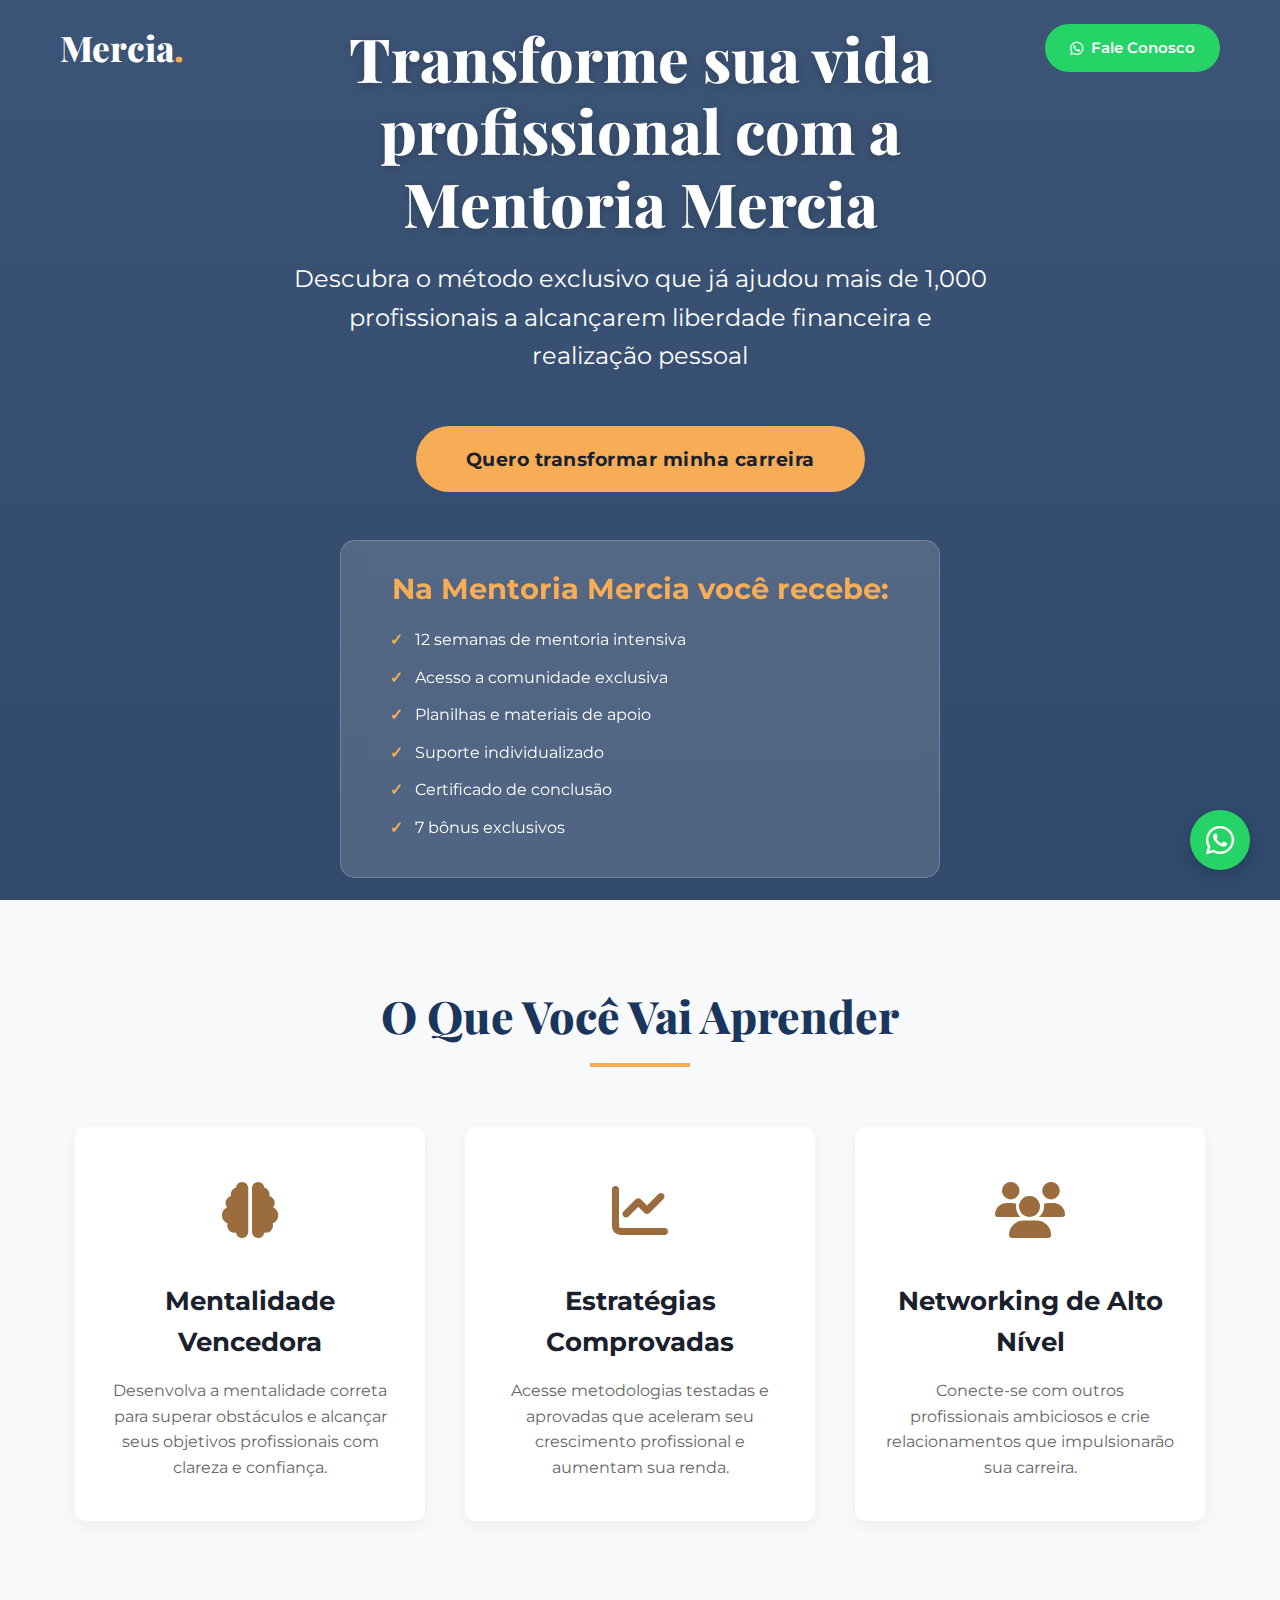
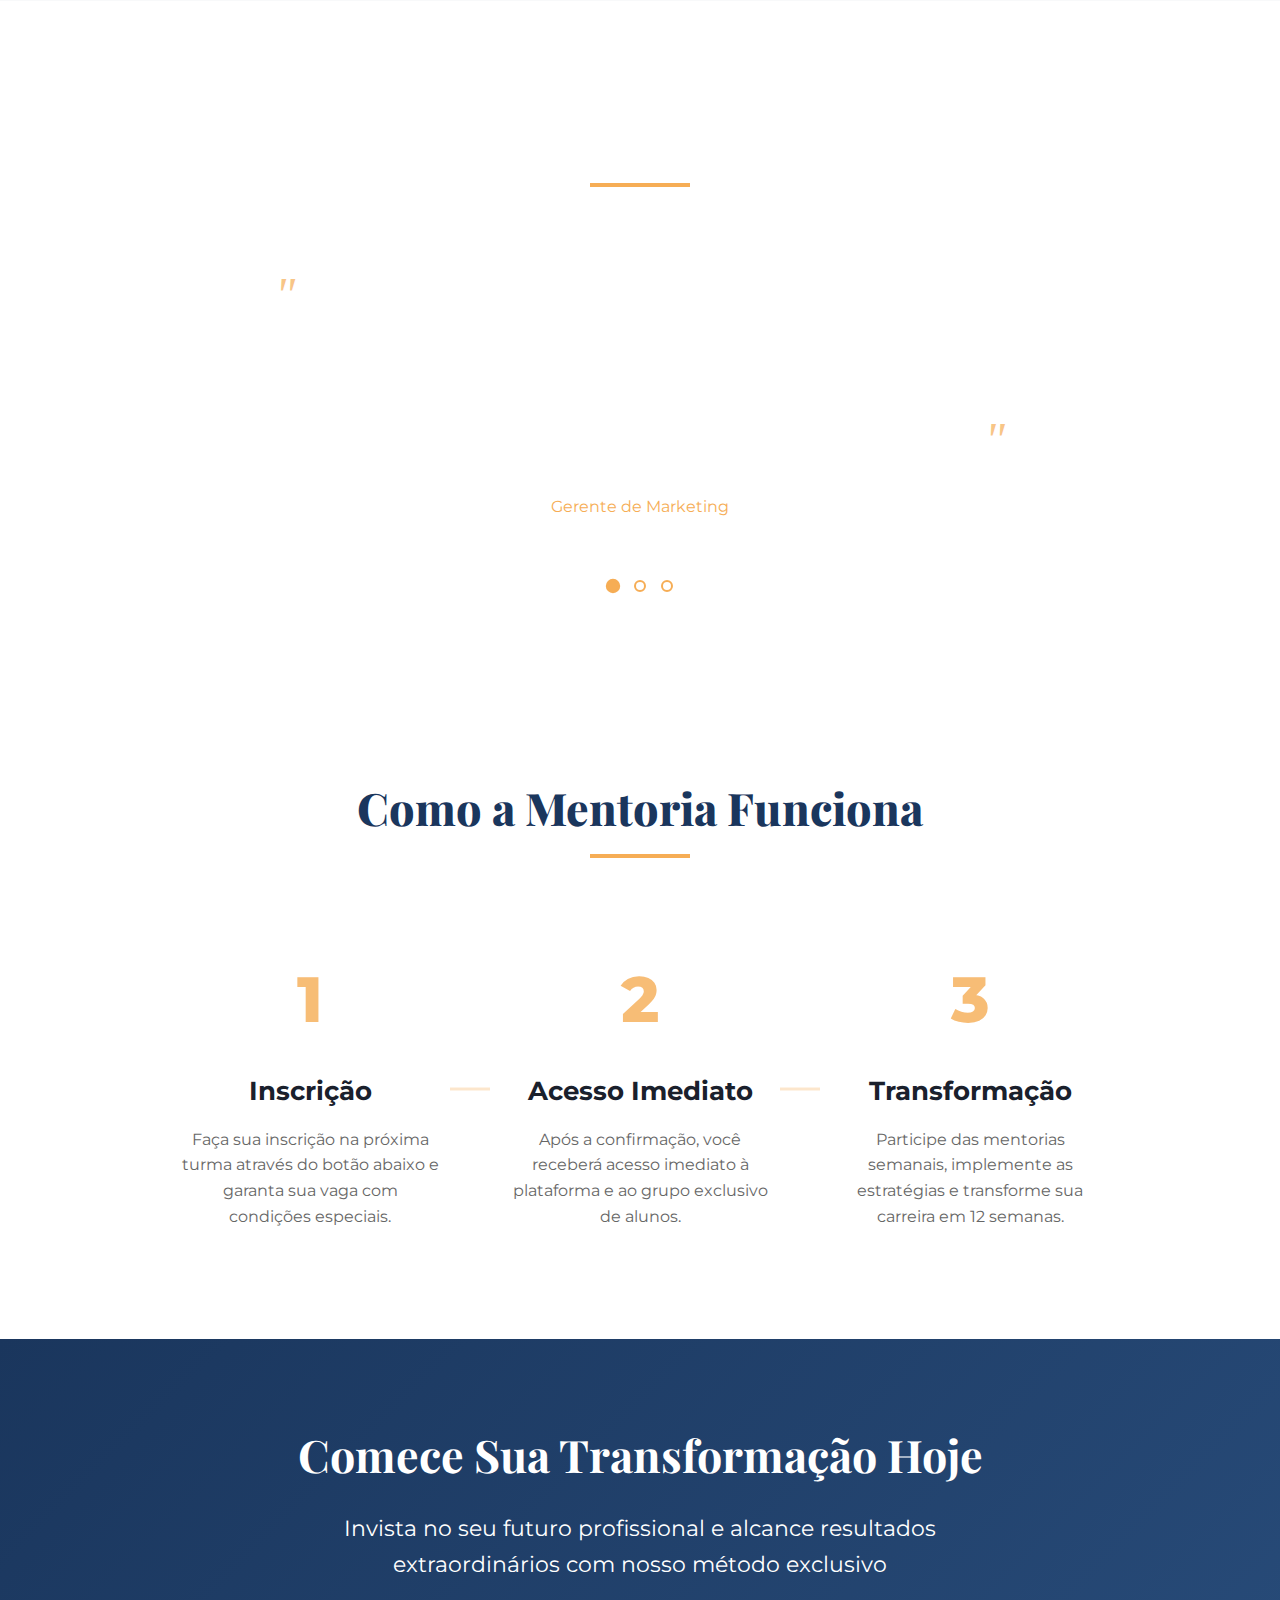
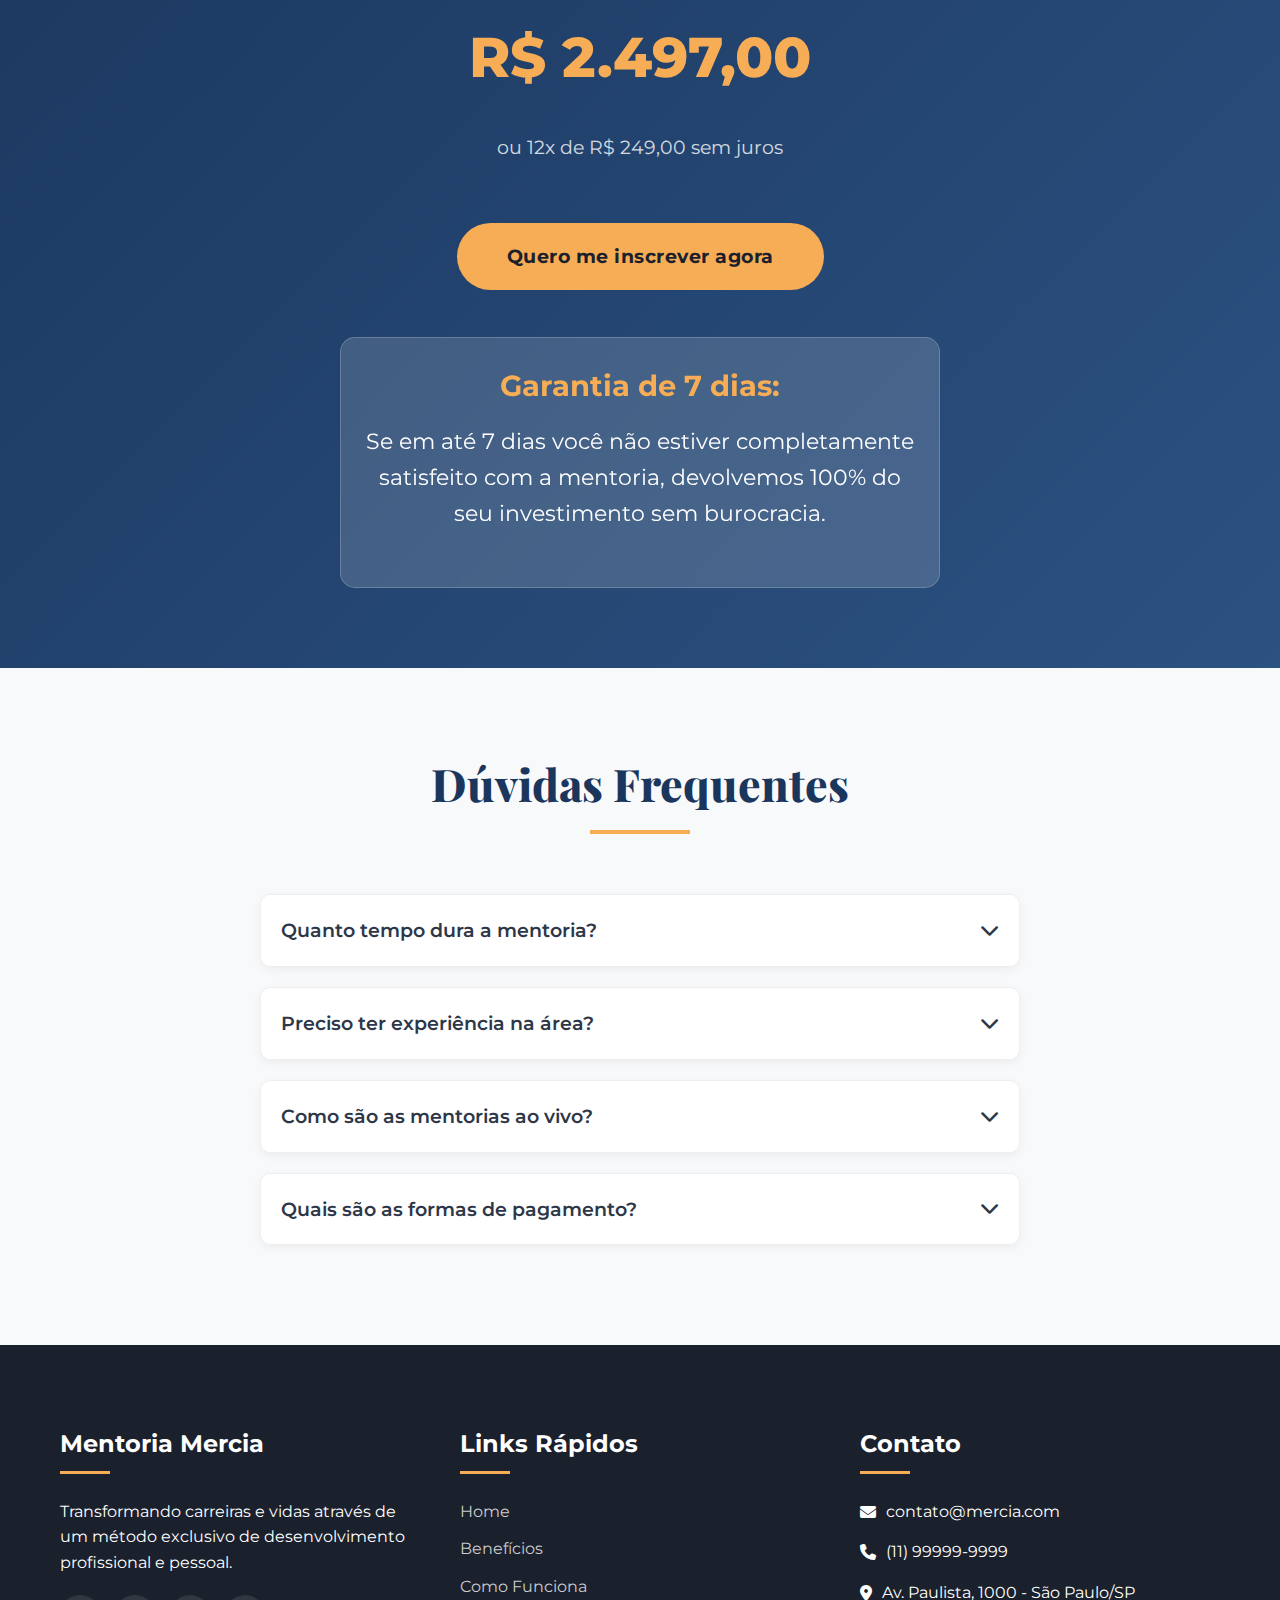
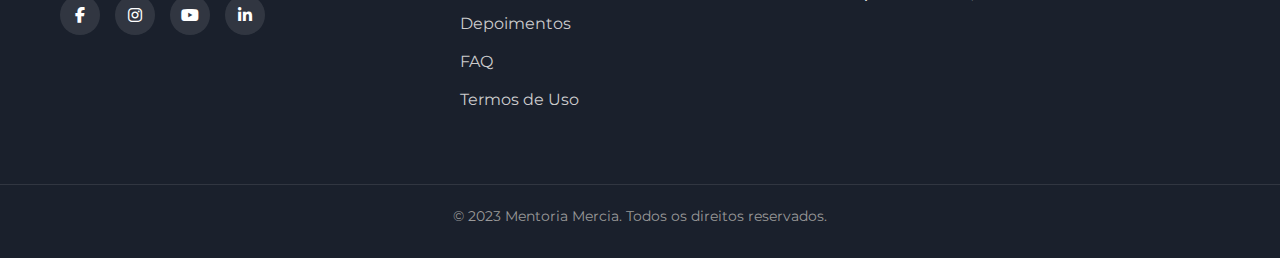
<file: index.html>
<!DOCTYPE html>
<html lang="pt-BR">
<head>
    <meta charset="UTF-8">
    <meta name="viewport" content="width=device-width, initial-scale=1.0">
    <title>Mentoria Mercia - Transforme Sua Vida Profissional</title>
    <link rel="stylesheet" href="https://cdnjs.cloudflare.com/ajax/libs/font-awesome/6.4.0/css/all.min.css">
    <link href="https://fonts.googleapis.com/css2?family=Montserrat:wght@400;500;600;700;800&family=Playfair+Display:wght@700;800&display=swap" rel="stylesheet">
    <link rel="stylesheet" href="styles.css">
</head>
<body>
    <!-- Header -->
    <header class="header" id="header">
        <div class="container">
            <a href="#" class="logo">Mercia<span>.</span></a>
            <a href="https://wa.me/5511999999999" target="_blank" class="btn-whatsapp">
                <i class="fab fa-whatsapp"></i> Fale Conosco
            </a>
        </div>
    </header>

    <!-- Hero Section -->
    <section class="hero">
        <div class="hero-content">
            <h1>Transforme sua vida profissional com a Mentoria Mercia</h1>
            <p>Descubra o método exclusivo que já ajudou mais de 1,000 profissionais a alcançarem liberdade financeira e realização pessoal</p>
            <a href="#cta" class="btn-hero">Quero transformar minha carreira</a>
            
            <div class="hero-offer">
                <h3 class="offer-title">Na Mentoria Mercia você recebe:</h3>
                <ul class="offer-list">
                    <li>12 semanas de mentoria intensiva</li>
                    <li>Acesso a comunidade exclusiva</li>
                    <li>Planilhas e materiais de apoio</li>
                    <li>Suporte individualizado</li>
                    <li>Certificado de conclusão</li>
                    <li>7 bônus exclusivos</li>
                </ul>
            </div>
        </div>
    </section>

    <!-- Benefits Section -->
    <section class="section benefits">
        <div class="section-title">
            <h2>O Que Você Vai Aprender</h2>
        </div>
        <div class="benefit-container">
            <div class="benefit-item">
                <div class="benefit-icon">
                    <i class="fas fa-brain"></i>
                </div>
                <h3>Mentalidade Vencedora</h3>
                <p>Desenvolva a mentalidade correta para superar obstáculos e alcançar seus objetivos profissionais com clareza e confiança.</p>
            </div>
            <div class="benefit-item">
                <div class="benefit-icon">
                    <i class="fas fa-chart-line"></i>
                </div>
                <h3>Estratégias Comprovadas</h3>
                <p>Acesse metodologias testadas e aprovadas que aceleram seu crescimento profissional e aumentam sua renda.</p>
            </div>
            <div class="benefit-item">
                <div class="benefit-icon">
                    <i class="fas fa-users"></i>
                </div>
                <h3>Networking de Alto Nível</h3>
                <p>Conecte-se com outros profissionais ambiciosos e crie relacionamentos que impulsionarão sua carreira.</p>
            </div>
        </div>
    </section>

    <!-- Testimonials Section -->
    <section class="testimonials">
        <div class="section-title">
            <h2>Históricos de Sucesso</h2>
        </div>
        <div class="testimonial-container">
            <div class="testimonial-item active">
                <p class="testimonial-text">A Mentoria Mercia mudou completamente minha trajetória profissional. Em apenas 3 meses, consegui triplicar minha renda e finalmente encontrei o equilíbrio entre vida pessoal e profissional. O suporte da Mercia é inigualável!</p>
                <p class="testimonial-author">Carolina Mendes</p>
                <p class="testimonial-role">Gerente de Marketing</p>
            </div>
            <div class="testimonial-nav">
                <button class="active"></button>
                <button></button>
                <button></button>
            </div>
        </div>
    </section>

    <!-- Steps Section -->
    <section class="section">
        <div class="section-title">
            <h2>Como a Mentoria Funciona</h2>
        </div>
        <div class="steps-container">
            <div class="step-item">
                <div class="step-number">1</div>
                <h3>Inscrição</h3>
                <p>Faça sua inscrição na próxima turma através do botão abaixo e garanta sua vaga com condições especiais.</p>
            </div>
            <div class="step-item">
                <div class="step-number">2</div>
                <h3>Acesso Imediato</h3>
                <p>Após a confirmação, você receberá acesso imediato à plataforma e ao grupo exclusivo de alunos.</p>
            </div>
            <div class="step-item">
                <div class="step-number">3</div>
                <h3>Transformação</h3>
                <p>Participe das mentorias semanais, implemente as estratégias e transforme sua carreira em 12 semanas.</p>
            </div>
        </div>
    </section>

    <!-- CTA Section -->
    <section class="cta-section" id="cta">
        <div class="cta-container">
            <h2>Comece Sua Transformação Hoje</h2>
            <p>Invista no seu futuro profissional e alcance resultados extraordinários com nosso método exclusivo</p>
            
            <div class="price">R$ 2.497,00</div>
            <div class="price-note">ou 12x de R$ 249,00 sem juros</div>
            
            <a href="#cta" class="btn-hero">Quero me inscrever agora</a>
            
            <div class="hero-offer" style="margin-top: 40px;">
                <h3 class="offer-title">Garantia de 7 dias:</h3>
                <p>Se em até 7 dias você não estiver completamente satisfeito com a mentoria, devolvemos 100% do seu investimento sem burocracia.</p>
            </div>
        </div>
    </section>

    <!-- FAQ Section -->
    <section class="section faq">
        <div class="section-title">
            <h2>Dúvidas Frequentes</h2>
        </div>
        <div class="faq-container">
            <div class="accordion-item">
                <div class="accordion-header">
                    Quanto tempo dura a mentoria?
                    <i class="fas fa-chevron-down"></i>
                </div>
                <div class="accordion-content">
                    <p>A Mentoria Mercia tem duração total de 12 semanas, com encontros semanais ao vivo, materiais complementares e suporte contínuo através da nossa plataforma exclusiva.</p>
                </div>
            </div>
            <div class="accordion-item">
                <div class="accordion-header">
                    Preciso ter experiência na área?
                    <i class="fas fa-chevron-down"></i>
                </div>
                <div class="accordion-content">
                    <p>Não! Nosso método foi desenvolvido para profissionais em todos os níveis de experiência. Desde iniciantes até executivos experientes encontrarão valor nas estratégias ensinadas.</p>
                </div>
            </div>
            <div class="accordion-item">
                <div class="accordion-header">
                    Como são as mentorias ao vivo?
                    <i class="fas fa-chevron-down"></i>
                </div>
                <div class="accordion-content">
                    <p>As mentorias acontecem uma vez por semana, com duração de 2 horas cada. Todas as sessões são gravadas e ficam disponíveis na plataforma para você assistir quando quiser.</p>
                </div>
            </div>
            <div class="accordion-item">
                <div class="accordion-header">
                    Quais são as formas de pagamento?
                    <i class="fas fa-chevron-down"></i>
                </div>
                <div class="accordion-content">
                    <p>Aceitamos cartão de crédito (até 12x sem juros), PIX (com 10% de desconto) e boleto bancário. O acesso à plataforma é liberado imediatamente após a confirmação do pagamento.</p>
                </div>
            </div>
        </div>
    </section>

    <!-- Footer -->
    <footer class="footer">
        <div class="footer-container">
            <div class="footer-col">
                <h4>Mentoria Mercia</h4>
                <p>Transformando carreiras e vidas através de um método exclusivo de desenvolvimento profissional e pessoal.</p>
                <div class="social-links">
                    <a href="#"><i class="fab fa-facebook-f"></i></a>
                    <a href="#"><i class="fab fa-instagram"></i></a>
                    <a href="#"><i class="fab fa-youtube"></i></a>
                    <a href="#"><i class="fab fa-linkedin-in"></i></a>
                </div>
            </div>
            <div class="footer-col">
                <h4>Links Rápidos</h4>
                <ul class="footer-links">
                    <li><a href="#">Home</a></li>
                    <li><a href="#">Benefícios</a></li>
                    <li><a href="#">Como Funciona</a></li>
                    <li><a href="#">Depoimentos</a></li>
                    <li><a href="#">FAQ</a></li>
                    <li><a href="#">Termos de Uso</a></li>
                </ul>
            </div>
            <div class="footer-col">
                <h4>Contato</h4>
                <div class="footer-contact">
                    <p><i class="fas fa-envelope"></i> contato@mercia.com</p>
                    <p><i class="fas fa-phone"></i> (11) 99999-9999</p>
                    <p><i class="fas fa-map-marker-alt"></i> Av. Paulista, 1000 - São Paulo/SP</p>
                </div>
            </div>
        </div>
        <div class="copyright">
            <p>&copy; 2023 Mentoria Mercia. Todos os direitos reservados.</p>
        </div>
    </footer>

    <!-- WhatsApp Float Button -->
    <a href="https://wa.me/5511999999999" target="_blank" class="whatsapp-float">
        <i class="fab fa-whatsapp"></i>
    </a>

    <script src="main.js"></script>
</body>
</html>
</file>
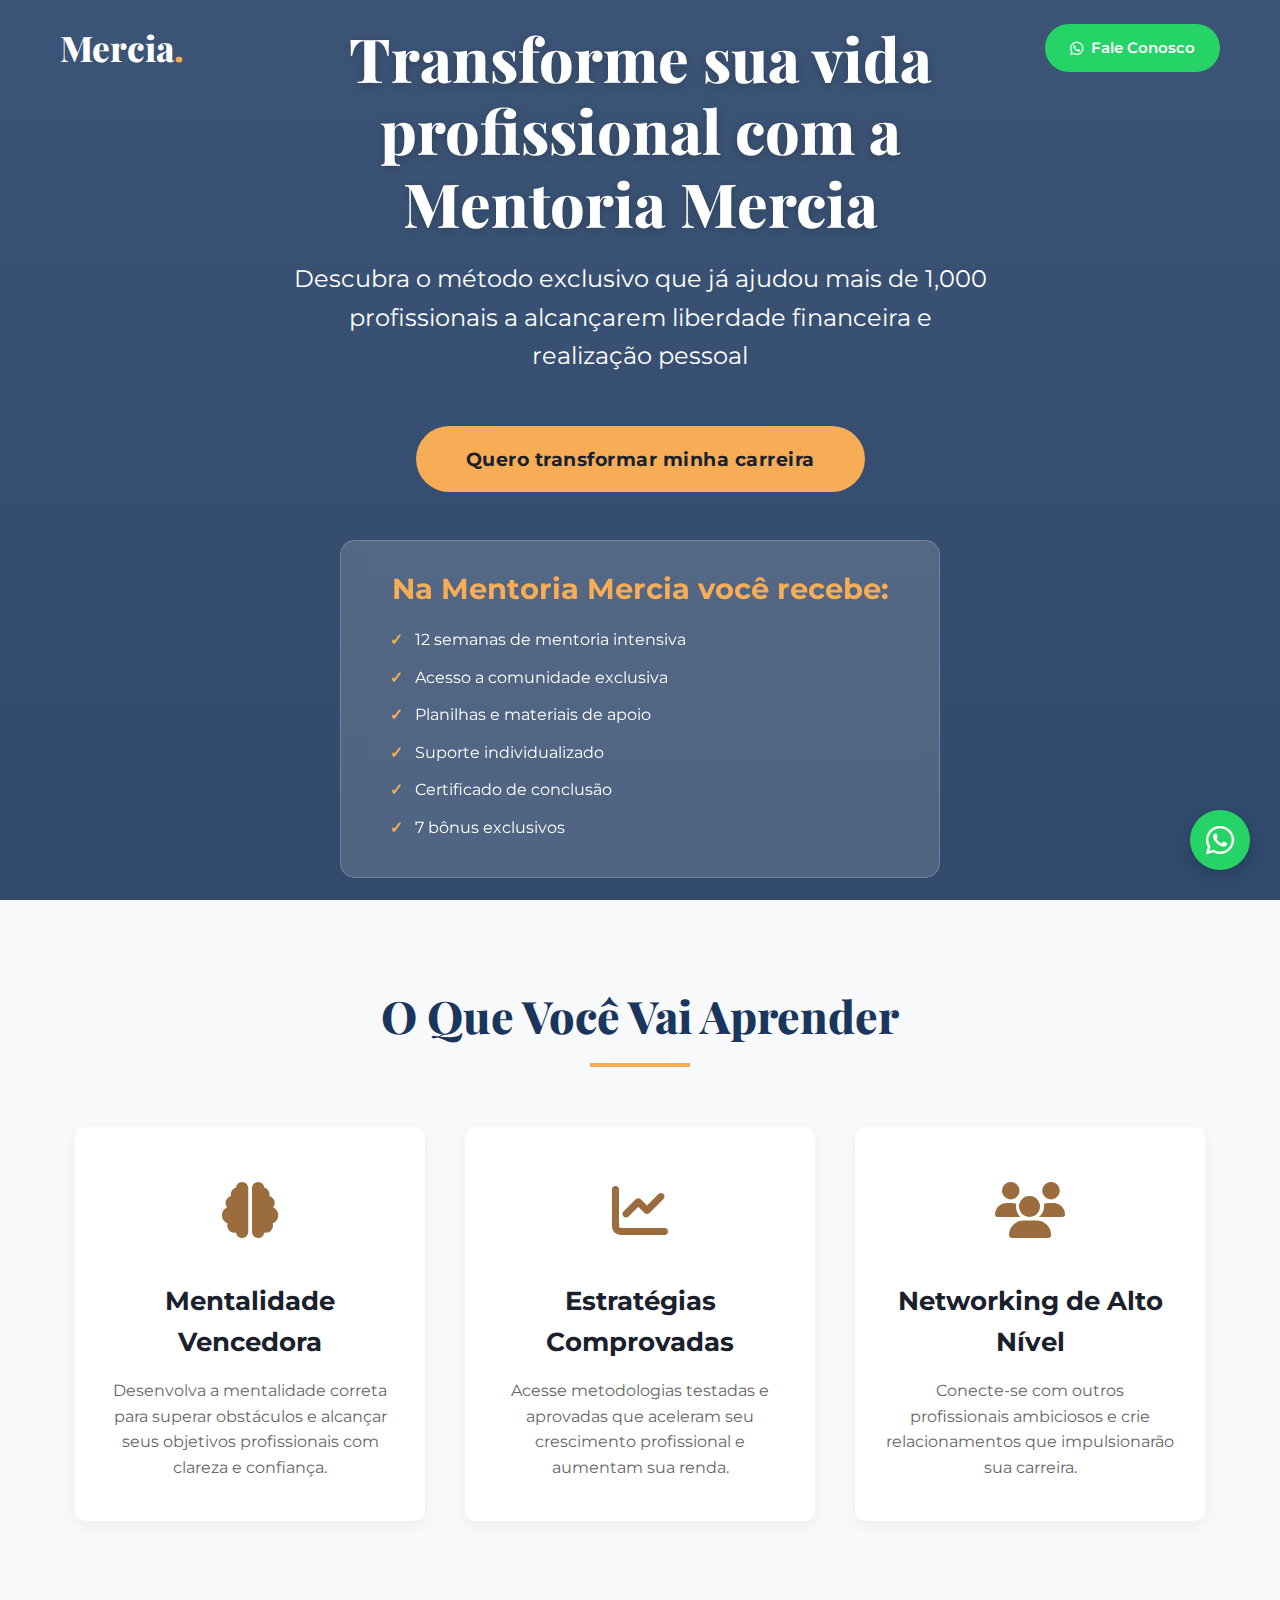
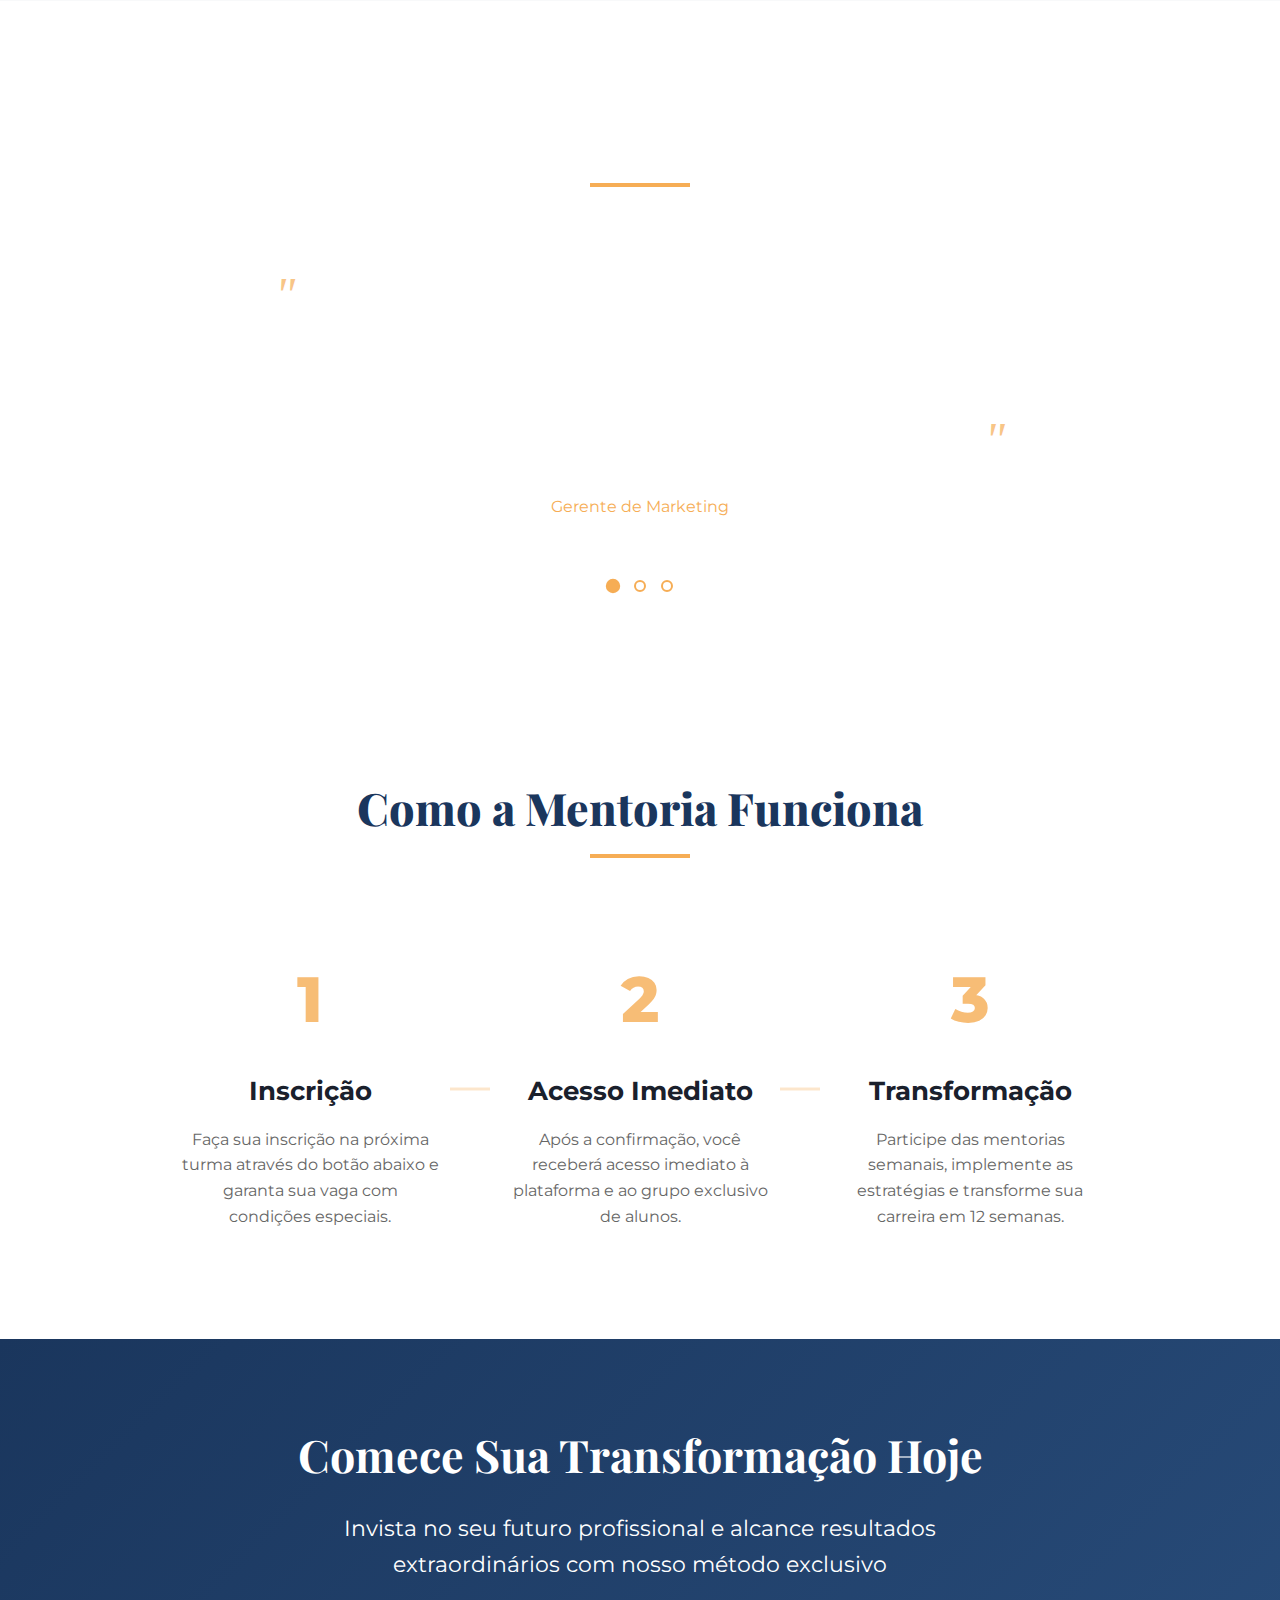
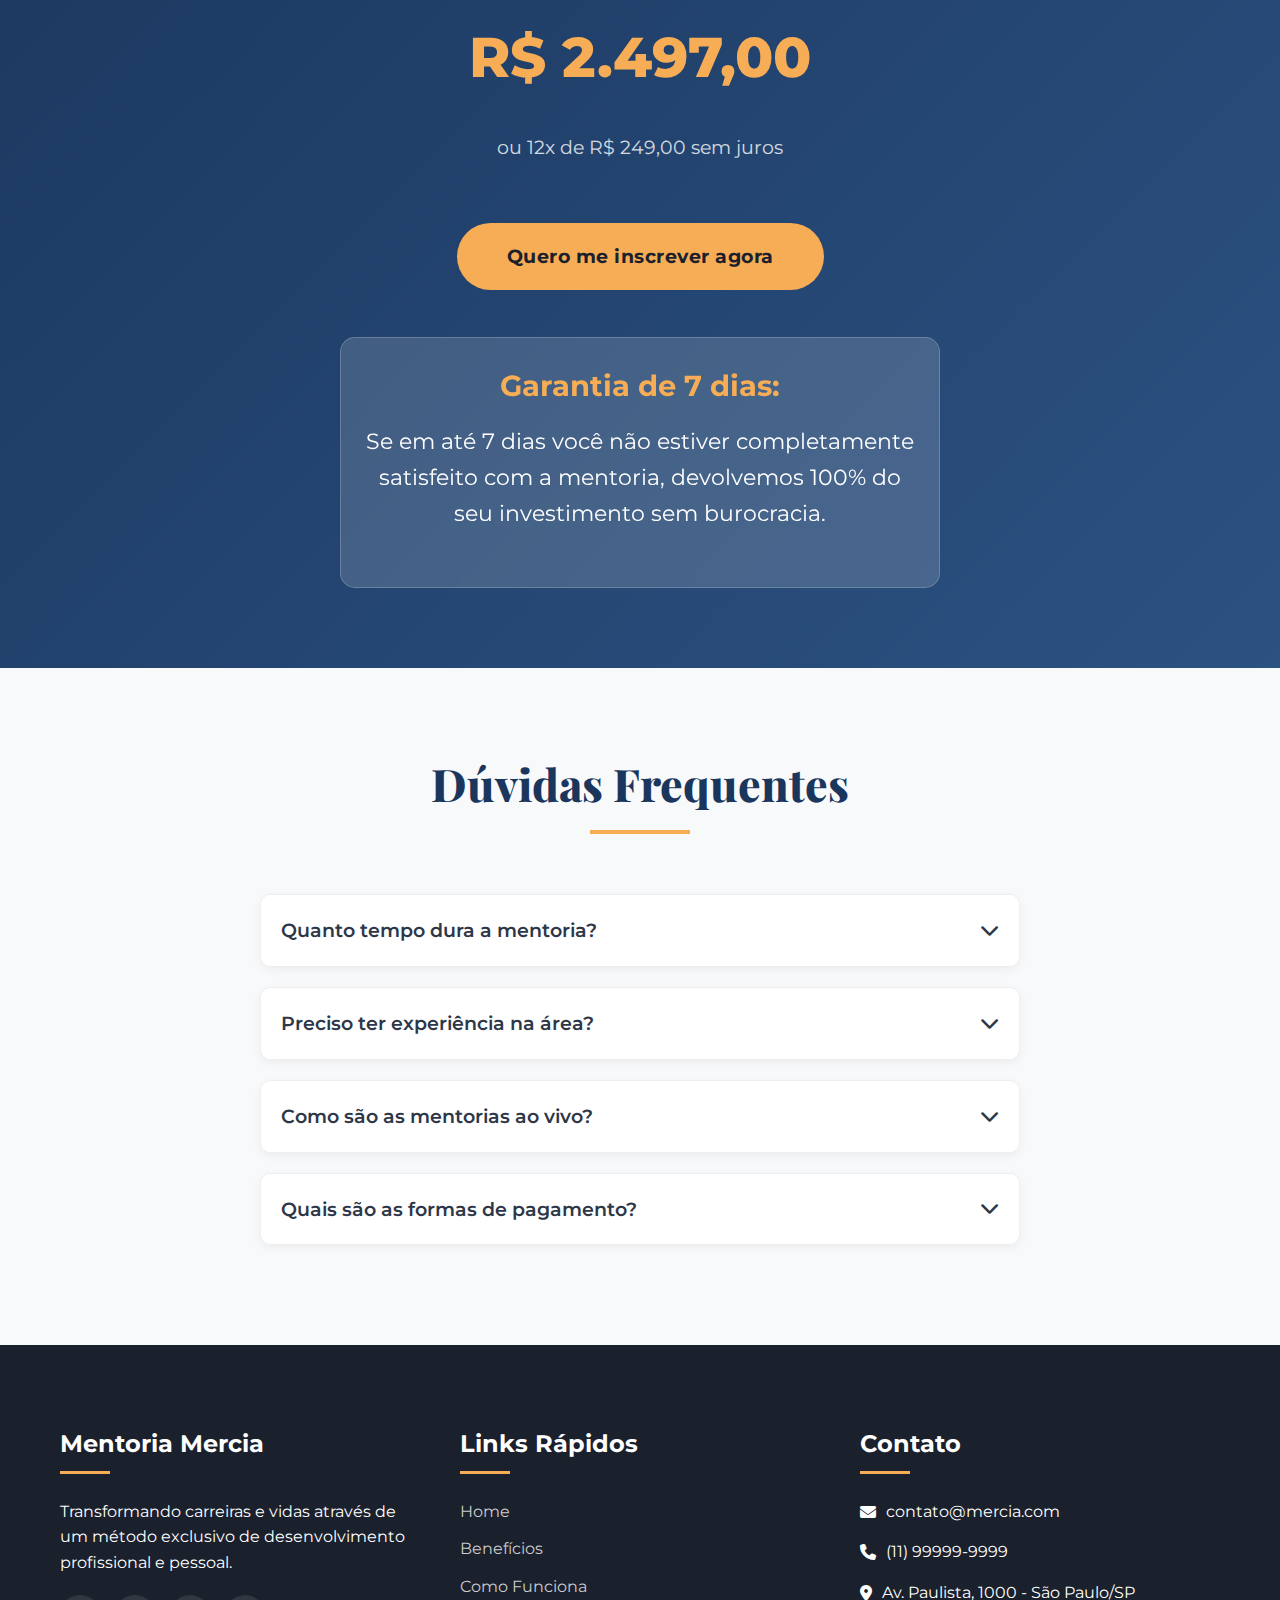
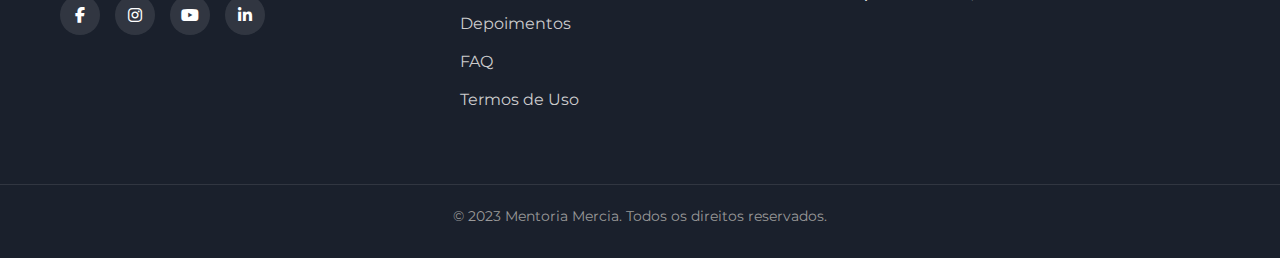
<file: indexe.html>
<!DOCTYPE html>
<html lang="pt-BR">
<head>
    <meta charset="UTF-8">
    <meta name="viewport" content="width=device-width, initial-scale=1.0">
    <title>Mentoria Mercia - Transforme Sua Vida Profissional</title>
    <link rel="stylesheet" href="https://cdnjs.cloudflare.com/ajax/libs/font-awesome/6.4.0/css/all.min.css">
    <link href="https://fonts.googleapis.com/css2?family=Montserrat:wght@400;500;600;700;800&family=Playfair+Display:wght@700;800&display=swap" rel="stylesheet">
    <link rel="stylesheet" href="styles.css">
</head>
<body>
    <!-- Header -->
    <header class="header" id="header">
        <div class="container">
            <a href="#" class="logo">Mercia<span>.</span></a>
            <a href="https://wa.me/5511999999999" target="_blank" class="btn-whatsapp">
                <i class="fab fa-whatsapp"></i> Fale Conosco
            </a>
        </div>
    </header>

    <!-- Hero Section -->
    <section class="hero">
        <div class="hero-content">
            <h1>Transforme sua vida profissional com a Mentoria Mercia</h1>
            <p>Descubra o método exclusivo que já ajudou mais de 1,000 profissionais a alcançarem liberdade financeira e realização pessoal</p>
            <a href="#cta" class="btn-hero">Quero transformar minha carreira</a>
            
            <div class="hero-offer">
                <h3 class="offer-title">Na Mentoria Mercia você recebe:</h3>
                <ul class="offer-list">
                    <li>12 semanas de mentoria intensiva</li>
                    <li>Acesso a comunidade exclusiva</li>
                    <li>Planilhas e materiais de apoio</li>
                    <li>Suporte individualizado</li>
                    <li>Certificado de conclusão</li>
                    <li>7 bônus exclusivos</li>
                </ul>
            </div>
        </div>
    </section>

    <!-- Benefits Section -->
    <section class="section benefits">
        <div class="section-title">
            <h2>O Que Você Vai Aprender</h2>
        </div>
        <div class="benefit-container">
            <div class="benefit-item">
                <div class="benefit-icon">
                    <i class="fas fa-brain"></i>
                </div>
                <h3>Mentalidade Vencedora</h3>
                <p>Desenvolva a mentalidade correta para superar obstáculos e alcançar seus objetivos profissionais com clareza e confiança.</p>
            </div>
            <div class="benefit-item">
                <div class="benefit-icon">
                    <i class="fas fa-chart-line"></i>
                </div>
                <h3>Estratégias Comprovadas</h3>
                <p>Acesse metodologias testadas e aprovadas que aceleram seu crescimento profissional e aumentam sua renda.</p>
            </div>
            <div class="benefit-item">
                <div class="benefit-icon">
                    <i class="fas fa-users"></i>
                </div>
                <h3>Networking de Alto Nível</h3>
                <p>Conecte-se com outros profissionais ambiciosos e crie relacionamentos que impulsionarão sua carreira.</p>
            </div>
        </div>
    </section>

    <!-- Testimonials Section -->
    <section class="testimonials">
        <div class="section-title">
            <h2>Históricos de Sucesso</h2>
        </div>
        <div class="testimonial-container">
            <div class="testimonial-item active">
                <p class="testimonial-text">A Mentoria Mercia mudou completamente minha trajetória profissional. Em apenas 3 meses, consegui triplicar minha renda e finalmente encontrei o equilíbrio entre vida pessoal e profissional. O suporte da Mercia é inigualável!</p>
                <p class="testimonial-author">Carolina Mendes</p>
                <p class="testimonial-role">Gerente de Marketing</p>
            </div>
            <div class="testimonial-nav">
                <button class="active"></button>
                <button></button>
                <button></button>
            </div>
        </div>
    </section>

    <!-- Steps Section -->
    <section class="section">
        <div class="section-title">
            <h2>Como a Mentoria Funciona</h2>
        </div>
        <div class="steps-container">
            <div class="step-item">
                <div class="step-number">1</div>
                <h3>Inscrição</h3>
                <p>Faça sua inscrição na próxima turma através do botão abaixo e garanta sua vaga com condições especiais.</p>
            </div>
            <div class="step-item">
                <div class="step-number">2</div>
                <h3>Acesso Imediato</h3>
                <p>Após a confirmação, você receberá acesso imediato à plataforma e ao grupo exclusivo de alunos.</p>
            </div>
            <div class="step-item">
                <div class="step-number">3</div>
                <h3>Transformação</h3>
                <p>Participe das mentorias semanais, implemente as estratégias e transforme sua carreira em 12 semanas.</p>
            </div>
        </div>
    </section>

    <!-- CTA Section -->
    <section class="cta-section" id="cta">
        <div class="cta-container">
            <h2>Comece Sua Transformação Hoje</h2>
            <p>Invista no seu futuro profissional e alcance resultados extraordinários com nosso método exclusivo</p>
            
            <div class="price">R$ 2.497,00</div>
            <div class="price-note">ou 12x de R$ 249,00 sem juros</div>
            
            <a href="#cta" class="btn-hero">Quero me inscrever agora</a>
            
            <div class="hero-offer" style="margin-top: 40px;">
                <h3 class="offer-title">Garantia de 7 dias:</h3>
                <p>Se em até 7 dias você não estiver completamente satisfeito com a mentoria, devolvemos 100% do seu investimento sem burocracia.</p>
            </div>
        </div>
    </section>

    <!-- FAQ Section -->
    <section class="section faq">
        <div class="section-title">
            <h2>Dúvidas Frequentes</h2>
        </div>
        <div class="faq-container">
            <div class="accordion-item">
                <div class="accordion-header">
                    Quanto tempo dura a mentoria?
                    <i class="fas fa-chevron-down"></i>
                </div>
                <div class="accordion-content">
                    <p>A Mentoria Mercia tem duração total de 12 semanas, com encontros semanais ao vivo, materiais complementares e suporte contínuo através da nossa plataforma exclusiva.</p>
                </div>
            </div>
            <div class="accordion-item">
                <div class="accordion-header">
                    Preciso ter experiência na área?
                    <i class="fas fa-chevron-down"></i>
                </div>
                <div class="accordion-content">
                    <p>Não! Nosso método foi desenvolvido para profissionais em todos os níveis de experiência. Desde iniciantes até executivos experientes encontrarão valor nas estratégias ensinadas.</p>
                </div>
            </div>
            <div class="accordion-item">
                <div class="accordion-header">
                    Como são as mentorias ao vivo?
                    <i class="fas fa-chevron-down"></i>
                </div>
                <div class="accordion-content">
                    <p>As mentorias acontecem uma vez por semana, com duração de 2 horas cada. Todas as sessões são gravadas e ficam disponíveis na plataforma para você assistir quando quiser.</p>
                </div>
            </div>
            <div class="accordion-item">
                <div class="accordion-header">
                    Quais são as formas de pagamento?
                    <i class="fas fa-chevron-down"></i>
                </div>
                <div class="accordion-content">
                    <p>Aceitamos cartão de crédito (até 12x sem juros), PIX (com 10% de desconto) e boleto bancário. O acesso à plataforma é liberado imediatamente após a confirmação do pagamento.</p>
                </div>
            </div>
        </div>
    </section>

    <!-- Footer -->
    <footer class="footer">
        <div class="footer-container">
            <div class="footer-col">
                <h4>Mentoria Mercia</h4>
                <p>Transformando carreiras e vidas através de um método exclusivo de desenvolvimento profissional e pessoal.</p>
                <div class="social-links">
                    <a href="#"><i class="fab fa-facebook-f"></i></a>
                    <a href="#"><i class="fab fa-instagram"></i></a>
                    <a href="#"><i class="fab fa-youtube"></i></a>
                    <a href="#"><i class="fab fa-linkedin-in"></i></a>
                </div>
            </div>
            <div class="footer-col">
                <h4>Links Rápidos</h4>
                <ul class="footer-links">
                    <li><a href="#">Home</a></li>
                    <li><a href="#">Benefícios</a></li>
                    <li><a href="#">Como Funciona</a></li>
                    <li><a href="#">Depoimentos</a></li>
                    <li><a href="#">FAQ</a></li>
                    <li><a href="#">Termos de Uso</a></li>
                </ul>
            </div>
            <div class="footer-col">
                <h4>Contato</h4>
                <div class="footer-contact">
                    <p><i class="fas fa-envelope"></i> contato@mercia.com</p>
                    <p><i class="fas fa-phone"></i> (11) 99999-9999</p>
                    <p><i class="fas fa-map-marker-alt"></i> Av. Paulista, 1000 - São Paulo/SP</p>
                </div>
            </div>
        </div>
        <div class="copyright">
            <p>&copy; 2023 Mentoria Mercia. Todos os direitos reservados.</p>
        </div>
    </footer>

    <!-- WhatsApp Float Button -->
    <a href="https://wa.me/5511999999999" target="_blank" class="whatsapp-float">
        <i class="fab fa-whatsapp"></i>
    </a>

    <script src="main.js"></script>
</body>
</html>
</file>
<file: styles.css>
:root {
    --primary-color: #1a365d;
    --secondary-color: #f6ad55;
    --accent-color: #9b6d3e;
    --text-color: #2d3748;
    --light-color: #fff;
    --dark-color: #1a202c;
    --gray-light: #f8f9fa;
    --section-padding: 80px 0;
}

* {
    margin: 0;
    padding: 0;
    box-sizing: border-box;
}

body {
    font-family: 'Montserrat', sans-serif;
    color: var(--text-color);
    overflow-x: hidden;
    background-color: #fff;
    line-height: 1.6;
}

/* Header */
.header {
    padding: 20px 0;
    position: absolute;
    top: 0;
    left: 0;
    width: 100%;
    z-index: 1000;
    transition: all 0.4s ease;
}

.header.scrolled {
    background: rgba(26, 54, 93, 0.95);
    padding: 15px 0;
    box-shadow: 0 5px 20px rgba(0,0,0,0.1);
}

.header .container {
    display: flex;
    justify-content: space-between;
    align-items: center;
    max-width: 1200px;
    margin: 0 auto;
    padding: 0 20px;
}

.logo {
    font-family: 'Playfair Display', serif;
    font-size: 2.2rem;
    font-weight: 800;
    color: var(--light-color);
    text-decoration: none;
    display: flex;
    align-items: center;
}

.logo span {
    color: var(--secondary-color);
}

.btn-whatsapp {
    background: #25D366;
    color: white;
    font-weight: 600;
    padding: 12px 25px;
    border-radius: 30px;
    display: inline-flex;
    align-items: center;
    gap: 8px;
    text-decoration: none;
    transition: all 0.3s ease;
    font-size: 0.95rem;
}

.btn-whatsapp:hover {
    background: #128C7E;
    transform: translateY(-3px);
    box-shadow: 0 5px 15px rgba(0,0,0,0.1);
}

/* Hero Section */
.hero {
    position: relative;
    height: 100vh;
    min-height: 700px;
    display: flex;
    align-items: center;
    color: var(--light-color);
    text-align: center;
    overflow: hidden;
    background: linear-gradient(rgba(26, 54, 93, 0.85), rgba(26, 54, 93, 0.9)), url('https://images.unsplash.com/photo-1522071820081-009f0129c71c?ixlib=rb-4.0.3&ixid=M3wxMjA3fDB8MHxwaG90by1wYWdlfHx8fGVufDB8fHx8fA%3D%3D&auto=format&fit=crop&w=1740&q=80') center/cover no-repeat;
}

.hero-content {
    max-width: 800px;
    margin: 0 auto;
    padding: 0 20px;
    position: relative;
    z-index: 2;
}

.hero h1 {
    font-family: 'Playfair Display', serif;
    font-size: 3.8rem;
    font-weight: 800;
    margin-bottom: 20px;
    line-height: 1.2;
    text-shadow: 0 2px 10px rgba(0,0,0,0.2);
}

.hero p {
    font-size: 1.5rem;
    margin-bottom: 30px;
    max-width: 700px;
    margin-left: auto;
    margin-right: auto;
}

.btn-hero {
    background: var(--secondary-color);
    color: var(--dark-color);
    font-weight: 700;
    font-size: 1.2rem;
    padding: 18px 50px;
    border-radius: 50px;
    text-decoration: none;
    display: inline-block;
    transition: all 0.3s ease;
    border: none;
    cursor: pointer;
    letter-spacing: 0.5px;
    position: relative;
    overflow: hidden;
    margin-top: 20px;
}

.btn-hero:hover {
    transform: translateY(-3px);
    box-shadow: 0 10px 25px rgba(246, 173, 85, 0.4);
}

.btn-hero:after {
    content: '';
    position: absolute;
    top: 0;
    left: -100%;
    width: 100%;
    height: 100%;
    background: linear-gradient(90deg, transparent, rgba(255, 255, 255, 0.4), transparent);
    transition: 0.5s;
}

.btn-hero:hover:after {
    left: 100%;
}

.hero-offer {
    background: rgba(255, 255, 255, 0.15);
    backdrop-filter: blur(10px);
    border-radius: 15px;
    padding: 25px;
    max-width: 600px;
    margin: 40px auto 0;
    border: 1px solid rgba(255, 255, 255, 0.2);
}

.offer-title {
    font-size: 1.8rem;
    margin-bottom: 15px;
    color: var(--secondary-color);
    font-weight: 700;
}

.offer-list {
    list-style: none;
    text-align: left;
    max-width: 500px;
    margin: 0 auto;
}

.offer-list li {
    margin-bottom: 12px;
    padding-left: 25px;
    position: relative;
}

.offer-list li:before {
    content: '✓';
    position: absolute;
    left: 0;
    color: var(--secondary-color);
    font-weight: bold;
}

/* Benefits Section */
.section {
    padding: var(--section-padding);
}

.section-title {
    text-align: center;
    margin-bottom: 60px;
}

.section-title h2 {
    font-family: 'Playfair Display', serif;
    font-size: 2.8rem;
    font-weight: 800;
    position: relative;
    display: inline-block;
    padding-bottom: 15px;
    color: var(--primary-color);
}

.section-title h2::after {
    content: '';
    position: absolute;
    bottom: 0;
    left: 50%;
    transform: translateX(-50%);
    width: 100px;
    height: 4px;
    background: var(--secondary-color);
}

.benefits {
    background-color: var(--gray-light);
}

.benefit-container {
    display: flex;
    flex-wrap: wrap;
    justify-content: center;
    gap: 40px;
    max-width: 1200px;
    margin: 0 auto;
    padding: 0 20px;
}

.benefit-item {
    flex: 1;
    min-width: 300px;
    max-width: 350px;
    background: var(--light-color);
    padding: 40px 30px;
    border-radius: 10px;
    text-align: center;
    box-shadow: 0 5px 15px rgba(0,0,0,0.05);
    transition: all 0.3s ease;
    position: relative;
    overflow: hidden;
}

.benefit-item:before {
    content: '';
    position: absolute;
    top: 0;
    left: 0;
    width: 5px;
    height: 100%;
    background: var(--secondary-color);
    transform: scaleY(0);
    transform-origin: top;
    transition: transform 0.4s ease;
}

.benefit-item:hover:before {
    transform: scaleY(1);
}

.benefit-item:hover {
    transform: translateY(-10px);
    box-shadow: 0 15px 30px rgba(0,0,0,0.1);
}

.benefit-icon {
    font-size: 3.5rem;
    color: var(--accent-color);
    margin-bottom: 25px;
    transition: transform 0.3s ease;
}

.benefit-item:hover .benefit-icon {
    transform: scale(1.1);
}

.benefit-item h3 {
    font-size: 1.6rem;
    font-weight: 700;
    margin-bottom: 15px;
    color: var(--dark-color);
}

.benefit-item p {
    color: #666;
}

/* Testimonials */
.testimonials {
    position: relative;
    background: linear-gradient(rgba(26, 54, 93, 0.9), rgba(26, 54, 93, 0.9)), url('https://images.unsplash.com/photo-1552664730-d307ca884978?ixlib=rb-4.0.3&ixid=M3wxMjA3fDB8MHxwaG90by1wYWdlfHx8fGVufDB8fHx8fA%3D%3D&auto=format&fit=crop&w=1740&q=80') center/cover no-repeat;
    background-attachment: fixed;
    color: var(--light-color);
    padding: 100px 0;
}

.testimonial-container {
    max-width: 800px;
    margin: 0 auto;
    padding: 0 20px;
    position: relative;
    z-index: 2;
}

.testimonials .section-title h2{
    color: var(--light-color)
}

.testimonial-item {
    text-align: center;
    padding: 30px;
}

.testimonial-text {
    font-size: 1.4rem;
    font-style: italic;
    margin-bottom: 25px;
    position: relative;
    line-height: 1.8;
}

.testimonial-text::before,
.testimonial-text::after {
    content: '"';
    font-size: 3rem;
    color: var(--secondary-color);
    position: absolute;
    font-family: serif;
    opacity: 0.7;
}

.testimonial-text::before {
    top: -25px;
    left: -15px;
}

.testimonial-text::after {
    bottom: -45px;
    right: -15px;
}

.testimonial-author {
    font-weight: 700;
    font-size: 1.2rem;
    margin-top: 20px;
}

.testimonial-role {
    font-size: 1rem;
    color: var(--secondary-color);
}

.testimonial-nav {
    display: flex;
    justify-content: center;
    gap: 15px;
    margin-top: 30px;
}

.testimonial-nav button {
    width: 12px;
    height: 12px;
    border-radius: 50%;
    border: 2px solid var(--secondary-color);
    background: transparent;
    cursor: pointer;
    transition: all 0.3s ease;
}

.testimonial-nav button.active {
    background: var(--secondary-color);
    transform: scale(1.2);
}

/* Steps */
.steps-container {
    display: flex;
    flex-wrap: wrap;
    justify-content: center;
    gap: 30px;
    max-width: 1200px;
    margin: 0 auto;
    padding: 0 20px;
}

.step-item {
    flex: 1;
    min-width: 250px;
    max-width: 300px;
    text-align: center;
    padding: 30px 20px;
    position: relative;
}

.step-number {
    font-size: 4rem;
    font-weight: 800;
    color: var(--secondary-color);
    margin-bottom: 20px;
    position: relative;
    display: inline-block;
    opacity: 0.8;
}

.step-item h3 {
    font-size: 1.6rem;
    font-weight: 700;
    margin-bottom: 15px;
    color: var(--dark-color);
}

.step-item p {
    color: #666;
}

.step-item:not(:last-child):after {
    content: '';
    position: absolute;
    top: 50%;
    right: -30px;
    transform: translateY(-50%);
    width: 40px;
    height: 3px;
    background: var(--secondary-color);
    opacity: 0.3;
}

/* CTA Section */
.cta-section {
    background: linear-gradient(135deg, var(--primary-color), #2c5282);
    color: var(--light-color);
    text-align: center;
    padding: 80px 0;
    position: relative;
    overflow: hidden;
}

.cta-container {
    max-width: 800px;
    margin: 0 auto;
    padding: 0 20px;
    position: relative;
    z-index: 2;
}

.cta-section h2 {
    font-family: 'Playfair Display', serif;
    font-size: 2.8rem;
    margin-bottom: 20px;
}

.cta-section p {
    font-size: 1.4rem;
    margin-bottom: 30px;
    max-width: 700px;
    margin-left: auto;
    margin-right: auto;
}

.price {
    font-size: 3.5rem;
    font-weight: 800;
    color: var(--secondary-color);
    margin: 30px 0;
}

.price-note {
    font-size: 1.2rem;
    opacity: 0.8;
    margin-bottom: 40px;
}

/* FAQ */
.faq {
    background-color: var(--gray-light);
}

.faq-container {
    max-width: 800px;
    margin: 0 auto;
    padding: 0 20px;
}

.accordion-item {
    margin-bottom: 20px;
    border-radius: 10px;
    overflow: hidden;
    box-shadow: 0 3px 10px rgba(0,0,0,0.05);
    border: 1px solid #eee;
}

.accordion-header {
    background: var(--light-color);
    padding: 20px;
    font-size: 1.2rem;
    font-weight: 600;
    cursor: pointer;
    display: flex;
    justify-content: space-between;
    align-items: center;
    transition: all 0.3s ease;
}

.accordion-header:hover {
    background: #f9f9f9;
}

.accordion-header.active {
    background: var(--secondary-color);
    color: var(--dark-color);
}

.accordion-header i {
    transition: transform 0.3s ease;
}

.accordion-header.active i {
    transform: rotate(180deg);
}

.accordion-content {
    background: var(--light-color);
    padding: 0 20px;
    max-height: 0;
    overflow: hidden;
    transition: all 0.4s ease;
}

.accordion-content.show {
    padding: 20px;
    max-height: 1000px;
}

/* Footer */
.footer {
    background: var(--dark-color);
    color: var(--light-color);
    padding: 80px 0 30px;
}

.footer-container {
    display: flex;
    flex-wrap: wrap;
    justify-content: space-between;
    max-width: 1200px;
    margin: 0 auto;
    padding: 0 20px;
    gap: 40px;
}

.footer-col {
    flex: 1;
    min-width: 250px;
}

.footer-col h4 {
    font-size: 1.5rem;
    font-weight: 700;
    margin-bottom: 25px;
    position: relative;
    padding-bottom: 10px;
}

.footer-col h4::after {
    content: '';
    position: absolute;
    bottom: 0;
    left: 0;
    width: 50px;
    height: 3px;
    background: var(--secondary-color);
}

.footer-links {
    list-style: none;
}

.footer-links li {
    margin-bottom: 12px;
}

.footer-links a {
    color: #ccc;
    text-decoration: none;
    transition: all 0.3s ease;
    display: inline-block;
}

.footer-links a:hover {
    color: var(--secondary-color);
    transform: translateX(5px);
}

.footer-contact p {
    margin-bottom: 15px;
    display: flex;
    align-items: center;
    gap: 10px;
}

.social-links {
    display: flex;
    gap: 15px;
    margin-top: 20px;
}

.social-links a {
    display: flex;
    align-items: center;
    justify-content: center;
    width: 40px;
    height: 40px;
    background: rgba(255,255,255,0.1);
    color: var(--light-color);
    border-radius: 50%;
    transition: all 0.3s ease;
    text-decoration: none;
}

.social-links a:hover {
    background: var(--secondary-color);
    color: var(--dark-color);
    transform: translateY(-5px);
}

.copyright {
    text-align: center;
    margin-top: 60px;
    padding-top: 20px;
    border-top: 1px solid rgba(255,255,255,0.1);
    color: #999;
    font-size: 0.9rem;
}

/* WhatsApp Float */
.whatsapp-float {
    position: fixed;
    bottom: 30px;
    right: 30px;
    width: 60px;
    height: 60px;
    background: #25D366;
    color: white;
    border-radius: 50%;
    display: flex;
    align-items: center;
    justify-content: center;
    font-size: 2rem;
    z-index: 1000;
    box-shadow: 0 4px 15px rgba(0,0,0,0.2);
    transition: all 0.3s ease;
    text-decoration: none;
    animation: pulse 2s infinite;
}

@keyframes pulse {
    0% { box-shadow: 0 0 0 0 rgba(37, 211, 102, 0.7); }
    70% { box-shadow: 0 0 0 15px rgba(37, 211, 102, 0); }
    100% { box-shadow: 0 0 0 0 rgba(37, 211, 102, 0); }
}

.whatsapp-float:hover {
    transform: scale(1.1);
    animation: none;
}

/* Responsividade */
@media (max-width: 992px) {
    .hero h1 {
        font-size: 3rem;
    }
    .hero p {
        font-size: 1.3rem;
    }
    .step-item:not(:last-child):after {
        display: none;
    }
    .section-title h2 {
        font-size: 2.4rem;
    }
}

@media (max-width: 768px) {
    .hero {
        min-height: 600px;
    }
    .hero h1 {
        font-size: 2.5rem;
    }
    .hero p {
        font-size: 1.1rem;
    }
    .section {
        padding: 60px 0;
    }
    .section-title h2 {
        font-size: 2.2rem;
    }
    .footer-container {
        flex-direction: column;
        gap: 40px;
    }
    .benefit-item {
        min-width: 100%;
    max-width: 100%;
    }
    .offer-title {
        font-size: 1.5rem;
    }
}

@media (max-width: 480px) {
    .header .container {
        flex-direction: column;
        gap: 15px;
    }
    .hero h1 {
        font-size: 2rem;
    }
    .btn-hero {
        padding: 15px 30px;
        font-size: 1rem;
    }
    .section-title h2 {
        font-size: 1.8rem;
    }
    .logo {
        font-size: 1.8rem;
    }
    .cta-section h2 {
        font-size: 2rem;
    }
    .price {
        font-size: 2.5rem;
    }
}
</file>
